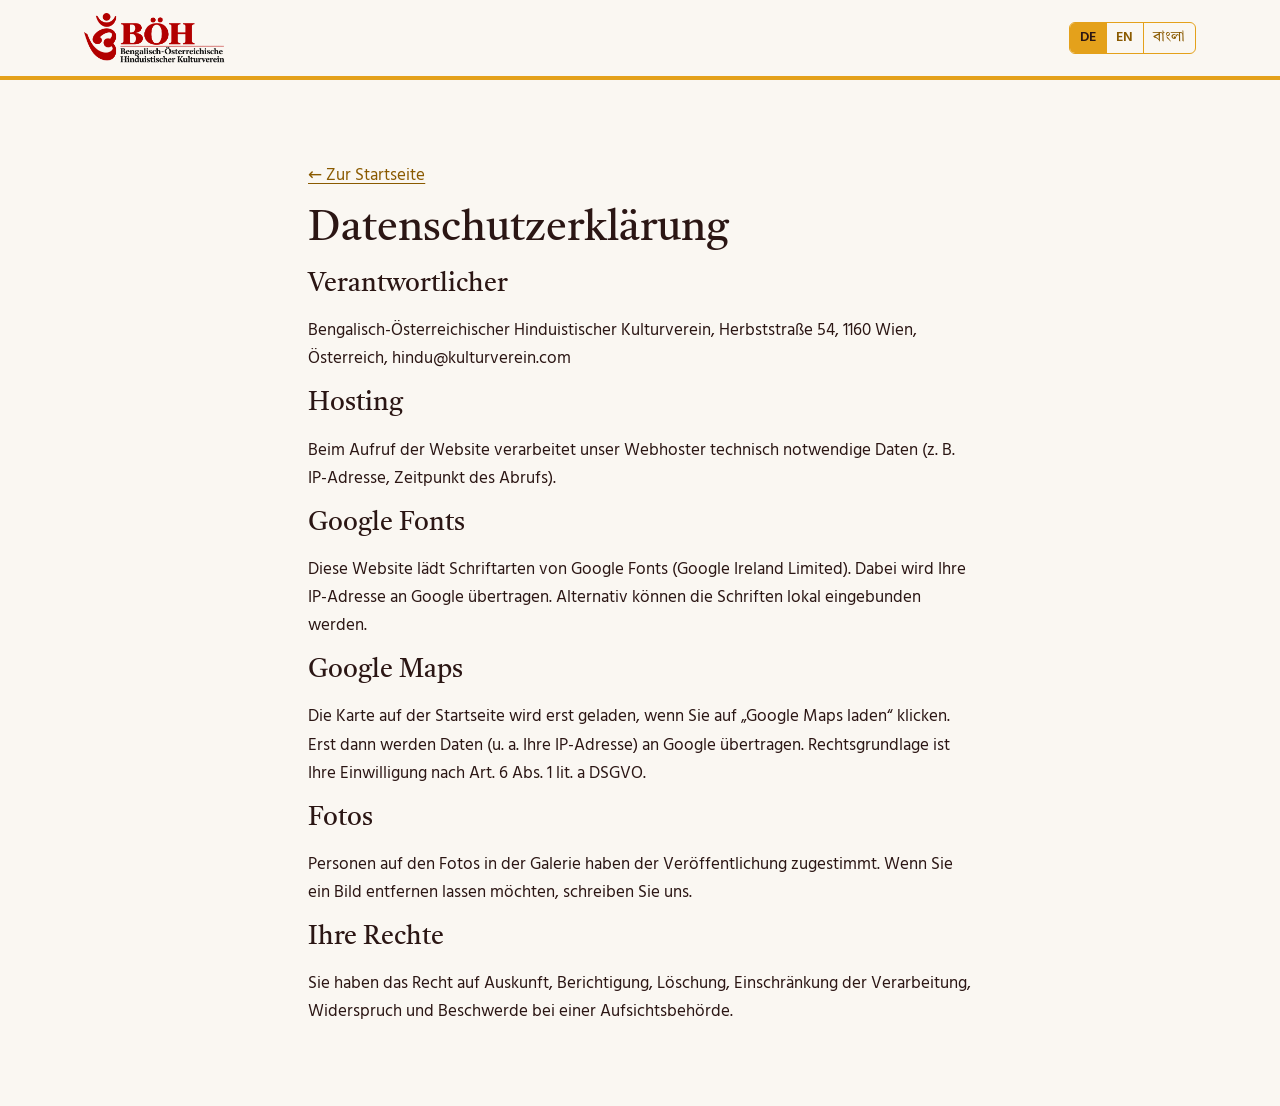
<file: datenschutz.html>
<!DOCTYPE html>
<html lang="de" data-i18n-title="ds.pagetitle">
<head>
  <meta charset="utf-8">
  <meta name="viewport" content="width=device-width, initial-scale=1">
  <meta name="author" content="Oishik Roy">
  <meta name="theme-color" content="#E4A11B">
  <title>Datenschutz · Bengalisch-Österreichischer Hinduistischer Kulturverein</title>
  <link rel="stylesheet" href="https://fonts.googleapis.com/css2?family=Tiro+Bangla&family=Hind+Siliguri:wght@400;600&display=swap">
  <link rel="stylesheet" href="https://fonts.googleapis.com/css2?family=Noto+Sans+Bengali:wght@400;500;600&display=swap">
  <link rel="stylesheet" href="css/style.css?v=22">
</head>
<body>
  <header class="site-header">
    <div class="wrap header-inner">
      <a class="brand" href="index.html">
        <picture>
          <source srcset="images/logo-dunkel.png" media="(prefers-color-scheme: dark)">
          <img class="brand-logo" src="images/logo.png" width="545" height="200"
               alt="BÖH – Bengalisch-Österreichischer Hinduistischer Kulturverein – zur Startseite">
        </picture>
      </a>
      <div class="lang" role="group" aria-label="Sprache / Language / ভাষা">
        <button type="button" data-lang="de" lang="de" aria-pressed="true">DE</button>
        <button type="button" data-lang="en" lang="en" aria-pressed="false">EN</button>
        <button type="button" data-lang="bn" lang="bn" aria-pressed="false">বাংলা</button>
      </div>
    </div>
  </header>
  <main class="section">
    <div class="wrap about-inner">
      <p><a href="index.html" data-i18n="sub.back">← Zur Startseite</a></p>
      <h1 class="section-title" data-i18n="ds.title">Datenschutzerklärung</h1>
      <p class="sub-hinweis" data-i18n="sub.hinweis"></p>

      <h2 data-i18n="ds.verantwortlich.h">Verantwortlicher</h2>
      <p data-i18n="ds.verantwortlich.p">Bengalisch-Österreichischer Hinduistischer Kulturverein, Herbststraße 54, 1160 Wien, Österreich, hindu@kulturverein.com</p>

      <h2 data-i18n="ds.hosting.h">Hosting</h2>
      <p data-i18n="ds.hosting.p">Beim Aufruf der Website verarbeitet unser Webhoster technisch notwendige Daten (z. B. IP-Adresse, Zeitpunkt des Abrufs).</p>

      <h2>Google Fonts</h2>
      <p data-i18n="ds.fonts.p">Diese Website lädt Schriftarten von Google Fonts (Google Ireland Limited). Dabei wird Ihre IP-Adresse an Google übertragen. Alternativ können die Schriften lokal eingebunden werden.</p>

      <h2>Google Maps</h2>
      <p data-i18n="ds.maps.p">Die Karte auf der Startseite wird erst geladen, wenn Sie auf „Google Maps laden“ klicken. Erst dann werden Daten (u. a. Ihre IP-Adresse) an Google übertragen. Rechtsgrundlage ist Ihre Einwilligung nach Art. 6 Abs. 1 lit. a DSGVO.</p>

      <h2 data-i18n="ds.fotos.h">Fotos</h2>
      <p data-i18n="ds.fotos.p">Personen auf den Fotos in der Galerie haben der Veröffentlichung zugestimmt. Wenn Sie ein Bild entfernen lassen möchten, schreiben Sie uns.</p>

      <h2 data-i18n="ds.rechte.h">Ihre Rechte</h2>
      <p data-i18n="ds.rechte.p">Sie haben das Recht auf Auskunft, Berichtigung, Löschung, Einschränkung der Verarbeitung, Widerspruch und Beschwerde bei einer Aufsichtsbehörde.</p>
    </div>
  </main>
  <script src="js/i18n.js?v=14"></script>
  <script>I18N.init();</script>
</body>
</html>
</file>
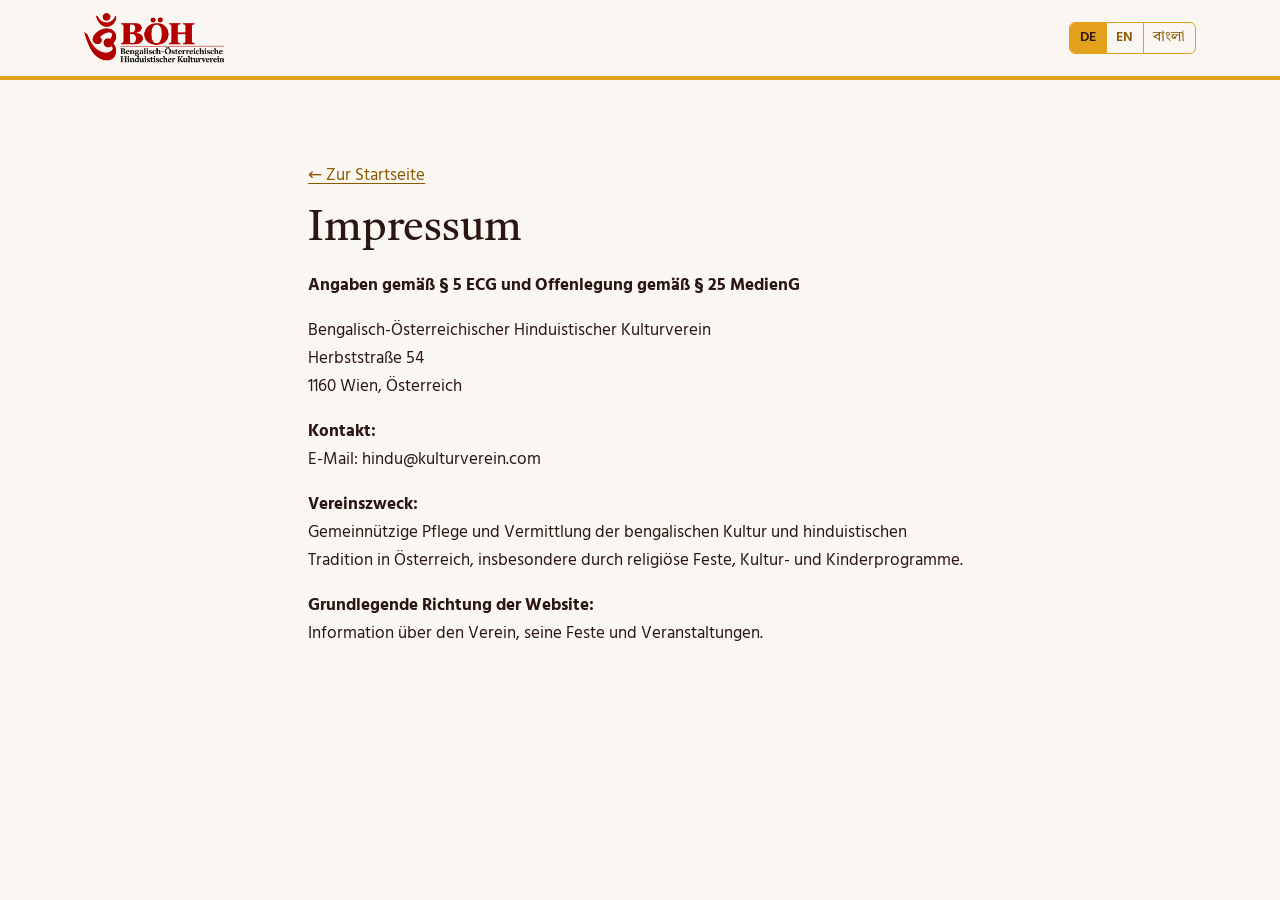
<file: impressum.html>
<!DOCTYPE html>
<html lang="de" data-i18n-title="imp.pagetitle">
<head>
  <meta charset="utf-8">
  <meta name="viewport" content="width=device-width, initial-scale=1">
  <meta name="author" content="Oishik Roy">
  <meta name="theme-color" content="#E4A11B">
  <title>Impressum · Bengalisch-Österreichischer Hinduistischer Kulturverein</title>
  <link rel="stylesheet" href="https://fonts.googleapis.com/css2?family=Tiro+Bangla&family=Hind+Siliguri:wght@400;600&display=swap">
  <link rel="stylesheet" href="https://fonts.googleapis.com/css2?family=Noto+Sans+Bengali:wght@400;500;600&display=swap">
  <link rel="stylesheet" href="css/style.css?v=22">
</head>
<body>
  <header class="site-header">
    <div class="wrap header-inner">
      <a class="brand" href="index.html">
        <picture>
          <source srcset="images/logo-dunkel.png" media="(prefers-color-scheme: dark)">
          <img class="brand-logo" src="images/logo.png" width="545" height="200"
               alt="BÖH – Bengalisch-Österreichischer Hinduistischer Kulturverein – zur Startseite">
        </picture>
      </a>
      <div class="lang" role="group" aria-label="Sprache / Language / ভাষা">
        <button type="button" data-lang="de" lang="de" aria-pressed="true">DE</button>
        <button type="button" data-lang="en" lang="en" aria-pressed="false">EN</button>
        <button type="button" data-lang="bn" lang="bn" aria-pressed="false">বাংলা</button>
      </div>
    </div>
  </header>
  <main class="section">
    <div class="wrap about-inner">
      <p><a href="index.html" data-i18n="sub.back">← Zur Startseite</a></p>
      <h1 class="section-title" data-i18n="imp.title">Impressum</h1>
      <p class="sub-hinweis" data-i18n="sub.hinweis"></p>
      <p><strong data-i18n="imp.angaben">Angaben gemäß § 5 ECG und Offenlegung gemäß § 25 MedienG</strong></p>
      <p data-i18n="imp.verein">Bengalisch-Österreichischer Hinduistischer Kulturverein<br>Herbststraße 54<br>1160 Wien, Österreich</p>
      <!-- TODO: ZVR-Zahl und vertretungsbefugtes Organ (Obmann/Obfrau) ergänzen, z. B.:
      <p><span data-i18n="imp.zvr">ZVR-Zahl:</span> 123456789<br><span data-i18n="imp.obmann">Vertreten durch:</span> Vorname Nachname (Obmann)</p>
      -->
      <p><strong data-i18n="imp.kontakt">Kontakt:</strong><br><span data-i18n="imp.email">E-Mail:</span> hindu@kulturverein.com</p>
      <p><strong data-i18n="imp.zweck.h">Vereinszweck:</strong><br><span data-i18n="imp.zweck.p">Gemeinnützige Pflege und Vermittlung der bengalischen Kultur und hinduistischen Tradition in Österreich, insbesondere durch religiöse Feste, Kultur- und Kinderprogramme.</span></p>
      <p><strong data-i18n="imp.richtung.h">Grundlegende Richtung der Website:</strong><br><span data-i18n="imp.richtung.p">Information über den Verein, seine Feste und Veranstaltungen.</span></p>
    </div>
  </main>
  <script src="js/i18n.js?v=14"></script>
  <script>I18N.init();</script>
</body>
</html>
</file>
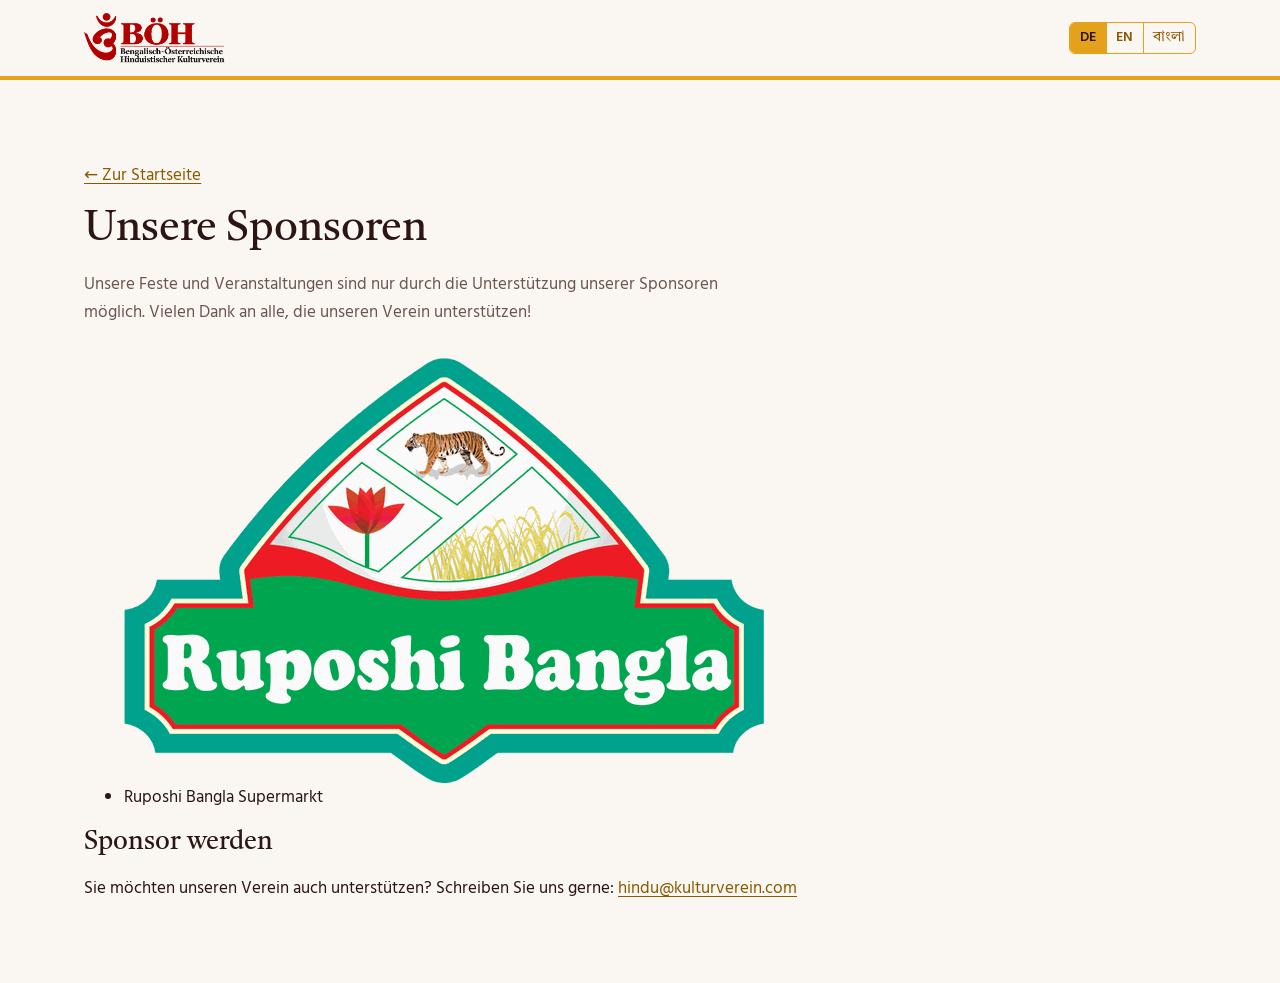
<file: sponsoren.html>
<!DOCTYPE html>
<html lang="de" data-i18n-title="sp.pagetitle">
<head>
  <meta charset="utf-8">
  <meta name="viewport" content="width=device-width, initial-scale=1">
  <meta name="author" content="Oishik Roy">
  <meta name="theme-color" content="#E4A11B">
  <title>Sponsoren · Bengalisch-Österreichischer Hinduistischer Kulturverein</title>
  <link rel="stylesheet" href="https://fonts.googleapis.com/css2?family=Tiro+Bangla&family=Hind+Siliguri:wght@400;600&display=swap">
  <link rel="stylesheet" href="css/style.css">
</head>
<body>
  <header class="site-header">
    <div class="wrap header-inner">
      <a class="brand" href="index.html">
        <picture>
          <source srcset="images/logo-dunkel.png" media="(prefers-color-scheme: dark)">
          <img class="brand-logo" src="images/logo.png" width="545" height="200"
               alt="BÖH – Bengalisch-Österreichischer Hinduistischer Kulturverein – zur Startseite">
        </picture>
      </a>
      <div class="lang" role="group" aria-label="Sprache / Language / ভাষা">
        <button type="button" data-lang="de" lang="de" aria-pressed="true">DE</button>
        <button type="button" data-lang="en" lang="en" aria-pressed="false">EN</button>
        <button type="button" data-lang="bn" lang="bn" aria-pressed="false">বাংলা</button>
      </div>
    </div>
  </header>
  <main class="section">
    <div class="wrap">
      <p><a href="index.html" data-i18n="sub.back">← Zur Startseite</a></p>
      <div class="sponsoren-mitte">
      <h1 class="section-title" data-i18n="sponsoren.title">Unsere Sponsoren</h1>
      <p class="section-intro" data-i18n="sp.intro">Unsere Feste und Veranstaltungen sind nur durch die Unterstützung unserer Sponsoren möglich. Vielen Dank an alle, die unseren Verein unterstützen!</p>
      <ul class="sponsors">
        <li class="sponsor">
          <img src="images/sponsor-ruposhi-bangla.png" width="640" height="425" alt="">
          <span class="sponsor-name" data-i18n="sponsor.ruposhi">Ruposhi Bangla Supermarkt</span>
        </li>
      </ul>
      <h2 class="sponsor-werden" data-i18n="sp.mitmachen.h">Sponsor werden</h2>
      <p><span data-i18n="sp.mitmachen.p">Sie möchten unseren Verein auch unterstützen? Schreiben Sie uns gerne:</span>
        <a href="mailto:hindu@kulturverein.com">hindu@kulturverein.com</a></p>
      </div>
    </div>
  </main>
  <script src="js/i18n.js"></script>
  <script>I18N.init();</script>
</body>
</html>
</file>
<file: css/style.css>
/* ------------------------------------------------------------
   Farben: weißer Sari-Stoff mit goldgelbem Rand und
   Ringelblumen-Girlanden. Hier zentral änderbar.
   --akzent: Flächen, Rahmen, Linien
   --akzent-text: Text in Akzentfarbe (im hellen Modus dunkler, damit lesbar)
   --akzent-ink: Schrift auf Akzent-Flächen
   ------------------------------------------------------------ */
:root {
  --ground: #FAF7F2;      /* Sari-Weiß */
  --surface: #FFFFFF;
  --ink: #2B1614;         /* dunkles Braun-Schwarz */
  --muted: #6E5550;
  --akzent: #E4A11B;      /* Goldgelb */
  --akzent-text: #8A5A00;
  --akzent-ink: #2B1614;
  --marigold: #E4A11B;    /* Ringelblume */
  --line: #E8DCD3;
  --shadow: 0 1px 2px rgb(43 22 20 / .06), 0 8px 24px rgb(43 22 20 / .08);

  --font-display: "Tiro Bangla", "Noto Serif Bengali", Georgia, serif;
  --font-body: "Hind Siliguri", "Noto Sans Bengali", system-ui, sans-serif;

  --radius: 6px;
  color-scheme: light;
}

@media (prefers-color-scheme: dark) {
  :root {
    --ground: #1A1011;
    --surface: #24181A;
    --ink: #F4EAE2;
    --muted: #BFA9A2;
    --akzent: #F0B63E;
    --akzent-text: #F0B63E;
    --akzent-ink: #1A1011;
    --marigold: #F0B63E;
    --line: #3A2A2B;
    --shadow: 0 1px 2px rgb(0 0 0 / .3), 0 8px 24px rgb(0 0 0 / .3);
    color-scheme: dark;
  }
}

/* ------------------------------------------------------------ */

*, *::before, *::after { box-sizing: border-box; }

html {
  scroll-behavior: smooth;
  scroll-padding-top: 5rem;
  -webkit-text-size-adjust: 100%;   /* iOS: Schrift im Querformat nicht aufblähen */
  text-size-adjust: 100%;
}
body { -webkit-tap-highlight-color: rgb(228 161 27 / .2); }
@media (prefers-reduced-motion: reduce) { html { scroll-behavior: auto; } }

body {
  margin: 0;
  background: var(--ground);
  color: var(--ink);
  font-family: var(--font-body);
  font-size: 1.0625rem;
  line-height: 1.65;
}

img { max-width: 100%; display: block; }

a { color: var(--akzent-text); text-underline-offset: 3px; }
a:focus-visible, button:focus-visible {
  outline: 3px solid var(--akzent-text);
  outline-offset: 2px;
}

h1, h2, h3 {
  font-family: var(--font-display);
  font-weight: 400;
  line-height: 1.15;
  text-wrap: balance;
  margin: 0;
}

.wrap {
  width: 100%;
  max-width: 72rem;
  margin-inline: auto;
  padding-inline: 1.25rem;
}

/* ---------- Laal-Paar-Bordüre ---------- */
.laal-paar {
  height: 22px;
  background:
    linear-gradient(var(--ground), var(--ground)) 0 4px / 100% 2px no-repeat,
    linear-gradient(var(--ground), var(--ground)) 0 16px / 100% 2px no-repeat,
    var(--akzent);
}

/* ---------- Header ---------- */
.site-header {
  position: sticky;
  top: 0;
  z-index: 20;
  background: var(--ground);
  border-bottom: 4px solid var(--akzent);
}
.header-inner {
  display: flex;
  align-items: center;
  justify-content: space-between;
  gap: 1rem;
  padding-block: .75rem;
}
.brand {
  display: flex;
  flex-direction: column;
  text-decoration: none;
  color: var(--ink);
  line-height: 1.2;
}
.brand-logo { height: 52px; width: auto; }

.nav { display: flex; gap: 1.5rem; margin-left: auto; }

/* ---------- Sprachumschalter ---------- */
.lang {
  display: flex;
  border: 1.5px solid var(--akzent);
  border-radius: var(--radius);
  overflow: hidden;
  flex-shrink: 0;
}
.lang button {
  font: inherit;
  font-size: .85rem;
  font-weight: 600;
  line-height: 1;
  padding: .45rem .6rem;
  background: transparent;
  color: var(--akzent-text);
  border: 0;
  cursor: pointer;
}
.lang button + button { border-left: 1.5px solid var(--akzent); }
.lang button[lang="bn"] { font-family: var(--font-display); font-weight: 400; font-size: .95rem; }
.lang button:hover { background: rgb(228 161 27 / .15); }
.lang button[aria-pressed="true"] { background: var(--akzent); color: var(--akzent-ink); }

/* Auf Bengalisch steht der Festname schon in der Überschrift */
html[lang="bn"] .event-bn { display: none; }
html[lang="bn"] body { line-height: 1.75; }
/* Bengalischer Fließtext in Noto Sans Bengali: In Hind Siliguri ist die ১
   kaum von der ৬ zu unterscheiden. */
html[lang="bn"] { --font-body: "Noto Sans Bengali", system-ui, sans-serif; }
.nav a {
  color: var(--ink);
  text-decoration: none;
  font-weight: 500;
  padding-block: .25rem;
  border-bottom: 2px solid transparent;
}
.nav a:hover { border-bottom-color: var(--marigold); }

.nav-toggle {
  display: none;
  font: inherit;
  font-weight: 600;
  background: none;
  border: 1.5px solid var(--ink);
  color: var(--ink);
  border-radius: var(--radius);
  padding: .35rem .8rem;
  cursor: pointer;
}

/* Bis Tablet-Breite: Menü hinter „Menü“-Button (auf EN/বাংলা sind die Menüpunkte länger) */
@media (max-width: 1000px) {
  .nav-toggle { display: block; }
  .lang { margin-left: auto; }
  .nav {
    display: none;
    position: absolute;
    top: 100%;
    left: 0;
    right: 0;
    flex-direction: column;
    gap: 0;
    background: var(--ground);
    border-bottom: 4px solid var(--akzent);
    padding: .5rem 1.25rem 1rem;
  }
  .nav.open { display: flex; }
  .nav a { padding-block: .85rem; border-bottom: 1px solid var(--line); font-size: 1.1rem; }
  .nav a:last-child { border-bottom: 0; }
}

@media (max-width: 600px) {
  .brand-logo { height: 42px; }
  .header-inner { gap: .6rem; }
}
@media (max-width: 380px) {
  .brand-logo { height: 32px; }
  .lang button { padding-inline: .45rem; }
}

/* ---------- Touch-Geräte: Finger-freundliche Flächen ---------- */
@media (pointer: coarse) {
  .lang button, .nav-toggle { min-height: 44px; }
  .lang button { min-width: 44px; }
  .btn { padding-block: .85rem; }
  .contact-line a { padding-block: .4rem; }
}

/* ---------- Buttons ---------- */
.btn {
  display: inline-block;
  font: inherit;
  font-weight: 600;
  text-decoration: none;
  padding: .7rem 1.4rem;
  border-radius: var(--radius);
  border: 2px solid var(--akzent);
  cursor: pointer;
  transition: background .15s, color .15s;
}
.btn-primary { background: var(--akzent); color: var(--akzent-ink); }
.btn-ghost { background: transparent; color: var(--akzent-text); }
@media (hover: hover) {
  .btn-primary:hover { background: transparent; color: var(--akzent-text); }
  .btn-ghost:hover { background: var(--akzent); color: var(--akzent-ink); }
}

/* ---------- Hero ---------- */
.hero {
  position: relative;
  padding-block: 4rem 3.5rem;
  overflow: hidden;
  /* Hintergrundbild, links abgedunkelt damit der Text lesbar bleibt.
     Im Hero immer helle Schrift, auch im hellen Modus. */
  --ink: #F7EEE6;
  --muted: #E3D2C8;
  --akzent: #F0B63E;
  --akzent-text: #F0B63E;
  --akzent-ink: #1A1011;
  color: var(--ink);
  background:
    linear-gradient(90deg, rgb(20 8 8 / .8) 0%, rgb(20 8 8 / .62) 35%, rgb(20 8 8 / .45) 85%),
    /* Kali-Pratima: Ausschnitt so gewählt, dass das Gesicht zwischen Schrift und Rad liegt */
    url("../images/hero-kali.jpg?v=7") center 40% / cover no-repeat,
    #2A0E0E;
}
@media (max-width: 760px) {
  .hero {
    background-image: linear-gradient(rgb(20 8 8 / .7), rgb(20 8 8 / .82)), url("../images/hero-kali.jpg?v=7");
    background-size: auto, cover;
    background-position: center, center 40%;
  }
}
.hero-inner {
  position: relative;   /* Inhalt vor den Shiuli-Blüten */
  display: grid;
  grid-template-columns: 1.3fr 1fr;
  align-items: center;
  gap: 2rem;
}
.greeting {
  font-family: var(--font-display);
  font-size: clamp(1.5rem, 3vw, 2rem);
  color: var(--akzent-text);
  margin: 0 0 .25rem;
}
.hero h1 { font-size: clamp(2.6rem, 7vw, 4.75rem); }
.hero-dates {
  margin: .75rem 0 0;
  font-weight: 600;
  color: var(--muted);
  letter-spacing: .02em;
}
.lead { max-width: 34rem; margin: 1.25rem 0 0; }
.hero-actions { display: flex; flex-wrap: wrap; gap: .75rem; margin-top: 1.75rem; }
.countdown {
  margin: 1.25rem 0 0;
  font-size: .95rem;
  color: var(--muted);
}
.countdown strong { color: var(--akzent-text); font-variant-numeric: tabular-nums; }

.hero-art { color: var(--marigold); justify-self: center; display: grid; width: min(100%, 360px); }
/* Rad und Durga-Gesicht liegen übereinander; nur das Rad dreht sich */
.hero-art > * { grid-area: 1 / 1; }
.hero-art > svg { width: 100%; height: auto; }
.alpana { opacity: .9; }
.hero-art > .durga-face {
  width: 36%; place-self: center;   /* füllt den inneren Kreis des Rads */
  filter: drop-shadow(0 2px 6px rgb(0 0 0 / .25));
}
@media (prefers-reduced-motion: no-preference) {
  .alpana { animation: turn 60s linear infinite; }
  .mond-oberflaeche { animation: turn 45s linear infinite; }
  .sternschnuppen span:nth-child(1) { animation: sternschnuppe 4s ease-in 1s infinite; }
  .sternschnuppen span:nth-child(2) { animation: sternschnuppe 5.5s ease-in 2.5s infinite; }
  .sternschnuppen span:nth-child(3) { animation: sternschnuppe 7s ease-in 4s infinite; }
  .sternschnuppen span:nth-child(4) { animation: sternschnuppe 6.3s ease-in 3.2s infinite; }
  .sternschnuppen span:nth-child(5) { animation: sternschnuppe 8.5s ease-in 5.5s infinite; }
  .sternschnuppen span:nth-child(6) { animation: sternschnuppe 4.7s ease-in 0.3s infinite; }
  .sternschnuppen span:nth-child(7) { animation: sternschnuppe 9.2s ease-in 6.8s infinite; }
  .sternschnuppen span:nth-child(8) { animation: sternschnuppe 7.7s ease-in 1.8s infinite; }
  .sternschnuppen span:nth-child(9) { animation: sternschnuppe 10.4s ease-in 7.5s infinite; }
  .sternschnuppen span:nth-child(10) { animation: sternschnuppe 5.9s ease-in 4.6s infinite; }
  @keyframes sternschnuppe {
    0%   { opacity: 0; transform: rotate(-32deg) translateX(0); }
    3%   { opacity: 1; }
    14%  { opacity: 0; transform: rotate(-32deg) translateX(-380px); }
    100% { opacity: 0; transform: rotate(-32deg) translateX(-380px); }
  }
  @keyframes turn { to { transform: rotate(360deg); } }
}

@media (max-width: 760px) {
  .hero { padding-block: 2.5rem; }
  .hero-inner { grid-template-columns: 1fr; }
  .hero-art { order: -1; }
  .hero-art { width: 180px; }
}

/* ---------- Sektionen ---------- */
.section { padding-block: 4rem; }
@media (max-width: 600px) { .section { padding-block: 2.75rem; } }
.section-title {
  font-size: clamp(1.9rem, 4vw, 2.6rem);
  margin-bottom: 1rem;
}
.section-intro { max-width: 40rem; color: var(--muted); margin: 0 0 2rem; }

.about-inner { max-width: 44rem; }
/* Hinweis „Deutsche Fassung ist verbindlich“ – nur in EN/BN gefüllt */
.sub-hinweis { font-size: .9rem; font-style: italic; color: var(--muted); }
.sub-hinweis:empty { display: none; }
.about-grid {
  display: grid;
  grid-template-columns: 1fr 1fr;
  gap: 3rem;
  align-items: center;
}
.about-photo { margin: 0 12px 12px 0; }
.about-photo img {
  width: 100%;
  height: auto;
  border-radius: var(--radius);
  box-shadow: 12px 12px 0 var(--akzent);   /* goldener Versatz-Rahmen */
}
@media (max-width: 760px) {
  .about-grid { grid-template-columns: 1fr; gap: 2rem; }
}
.about p { margin: 0 0 1rem; }

/* ---------- Feste ---------- */
.events {
  display: grid;
  grid-template-columns: repeat(2, 1fr);
  gap: 1.25rem;
}
/* Feste: dunkler Nachthimmel mit Shiva rechts, gedimmt.
   Wie im Hero immer helle Schrift; Karten halbtransparent. */
.feste {
  --ink: #F4EAE2;
  --muted: #C8B9C6;
  --surface: rgb(18 12 28 / .6);
  --line: rgb(255 255 255 / .12);
  --akzent: #F0B63E;
  --akzent-text: #F0B63E;
  --akzent-ink: #1A1011;
  --shadow: 0 8px 24px rgb(0 0 0 / .35);
  color: var(--ink);
  position: relative;
  isolation: isolate;
  background: #0B0A17;
}
/* Shiva-Bild als eigene Ebene: so hoch wie der Abschnitt, rechtsbündig,
   nach links weich ausgeblendet (keine harte Bildkante) */
.feste::before,
.feste::after {
  content: "";
  position: absolute;
  z-index: -1;
  pointer-events: none;
}
.feste::before {
  top: 0;
  bottom: 0;
  right: 0;
  aspect-ratio: 736 / 1309;
  background: url("../images/feste-shiva.jpg") center / cover no-repeat;
  -webkit-mask-image: linear-gradient(to right, transparent 0%, #000 55%);
  mask-image: linear-gradient(to right, transparent 0%, #000 55%);
}
/* Abdunkelung darüber: links stärker (Text), rechts schwächer (Shiva).
   Oben und unten zusätzlich ein weicher Übergang zwischen Seitenfarbe und
   Nachthimmel (viele Stufen mit sanft abnehmender Deckkraft, damit keine
   Streifen entstehen) */
.feste {
  --daemmerung-stufen:
    var(--ground) 0%,
    color-mix(in srgb, var(--ground) 90%, transparent) 12%,
    color-mix(in srgb, var(--ground) 72%, transparent) 28%,
    color-mix(in srgb, var(--ground) 50%, transparent) 45%,
    color-mix(in srgb, var(--ground) 28%, transparent) 62%,
    color-mix(in srgb, var(--ground) 12%, transparent) 80%,
    transparent 100%;
  --daemmerung-oben: linear-gradient(to bottom, var(--daemmerung-stufen)) top / 100% 280px no-repeat;
  --daemmerung-unten: linear-gradient(to top, var(--daemmerung-stufen)) bottom / 100% 280px no-repeat;
  padding-block: calc(4rem + 150px);   /* Platz für die Übergänge über und unter dem Inhalt */
}
@media (max-width: 600px) { .feste { padding-block: calc(2.75rem + 120px); } }
.feste::after {
  inset: 0;
  background:
    var(--daemmerung-oben),
    var(--daemmerung-unten),
    linear-gradient(90deg, rgb(8 7 18 / .92) 0%, rgb(8 7 18 / .7) 45%, rgb(8 7 18 / .3) 100%);
}
.feste .wrap { position: relative; }
.mond {
  position: absolute;
  top: -.5rem;
  right: 1.25rem;
  width: clamp(64px, 9vw, 120px);
  height: auto;
  filter: drop-shadow(0 0 22px rgb(255 240 205 / .35));
  pointer-events: none;
}
.mond-oberflaeche { transform-origin: 50px 50px; }

/* Sternschnuppen: fliegen von rechts oben nach links unten, Kopf vorn, Schweif hinten.
   Unterschiedliche Takte, damit es zufällig wirkt. Ohne Animation unsichtbar. */
.sternschnuppen {
  position: absolute;
  top: -2rem;
  right: 0;
  width: min(70%, 620px);
  height: 300px;
  overflow: hidden;
  pointer-events: none;
}
.sternschnuppen span {
  position: absolute;
  width: 120px;
  height: 2px;
  border-radius: 2px;
  background: linear-gradient(90deg, #FFF8E6, rgb(255 248 230 / 0));
  opacity: 0;
  transform: rotate(-32deg);
  transform-origin: left center;
}
.sternschnuppen span::before {   /* leuchtender Kopf */
  content: "";
  position: absolute;
  left: -2px;
  top: -2px;
  width: 6px;
  height: 6px;
  border-radius: 50%;
  background: #FFFDF5;
  box-shadow: 0 0 8px 2px rgb(255 245 215 / .8);
}
.sternschnuppen span:nth-child(1) { top: 30px;  right: 4%; }
.sternschnuppen span:nth-child(2) { top: 110px; right: 30%; width: 90px; }
.sternschnuppen span:nth-child(3) { top: 10px;  right: 48%; width: 150px; }
.sternschnuppen span:nth-child(4) { top: 70px;  right: 62%; width: 100px; }
.sternschnuppen span:nth-child(5) { top: 160px; right: 12%; width: 80px; }
.sternschnuppen span:nth-child(6) { top: 50px;  right: 20%; width: 130px; }
.sternschnuppen span:nth-child(7) { top: 130px; right: 75%; width: 70px; }
.sternschnuppen span:nth-child(8) { top: 90px;  right: 40%; width: 110px; }
.sternschnuppen span:nth-child(9) { top: 20px;  right: 85%; width: 90px; }
.sternschnuppen span:nth-child(10) { top: 190px; right: 52%; width: 120px; }
@media (max-width: 480px) {
  .mond { width: 52px; top: 0; }
  .feste .section-title { padding-right: 64px; }   /* Platz für den Mond */
}

@media (max-width: 760px) {
  /* Handy: Bild füllt den Abschnitt, gleichmäßig abgedunkelt */
  .feste::before { left: 0; aspect-ratio: auto; -webkit-mask-image: none; mask-image: none; }
  .feste::after {
    background:
      var(--daemmerung-oben),
      var(--daemmerung-unten),
      rgb(8 7 18 / .82);
  }
}

/* ---------- Sanftes Einblenden beim Scrollen (Klasse setzt main.js) ---------- */
.reveal { transition: opacity .8s ease, transform .8s ease; }
.reveal:not(.sichtbar) { opacity: 0; transform: translateY(28px); }
.mond.reveal { transition-duration: 1.8s; }
.btn.reveal { transition: opacity .8s ease, transform .8s ease, background .15s, color .15s; }
.mond.reveal:not(.sichtbar) { transform: translateY(60px); }   /* Mondaufgang */

.event {
  display: grid;
  grid-template-columns: 5.5rem 1fr;
  gap: 1.25rem;
  padding: 1.5rem;
  background: var(--surface);
  border: 1px solid var(--line);
  border-radius: var(--radius);
}
.event-featured {
  grid-column: 1 / -1;
  border: 2px solid var(--akzent);
  box-shadow: var(--shadow);
}

/* Shiuli-Blüten: fallen über den ganzen Hero, hinter dem Inhalt, pendeln und drehen sich.
   Unterschiedliche Takte, damit es zufällig wirkt. Ohne Animation unsichtbar. */
.shiuli {
  position: absolute;
  inset: 0;
  z-index: 0;
  pointer-events: none;
  /* Hinter dem Text (linke Spalte) nur zart, damit nichts die Schrift stört */
  -webkit-mask-image: linear-gradient(90deg, rgb(0 0 0 / .18) 0%, rgb(0 0 0 / .18) 52%, #000 64%);
          mask-image: linear-gradient(90deg, rgb(0 0 0 / .18) 0%, rgb(0 0 0 / .18) 52%, #000 64%);
}
.hero-inner { z-index: 1; }
@media (max-width: 760px) {
  /* Handy: Text geht über die ganze Breite, Blüten überall zart */
  .shiuli { -webkit-mask-image: none; mask-image: none; opacity: .3; }
}
.shiuli span {
  position: absolute;
  top: -28px;
  width: 20px;
  height: 20px;
  opacity: 0;
  background: url("data:image/svg+xml,%3Csvg xmlns='http://www.w3.org/2000/svg' viewBox='-12 -12 24 24'%3E%3Cg fill='%23FFFDF7'%3E%3Cellipse cy='-5.5' rx='3' ry='5.5'/%3E%3Cellipse cy='-5.5' rx='3' ry='5.5' transform='rotate(72)'/%3E%3Cellipse cy='-5.5' rx='3' ry='5.5' transform='rotate(144)'/%3E%3Cellipse cy='-5.5' rx='3' ry='5.5' transform='rotate(216)'/%3E%3Cellipse cy='-5.5' rx='3' ry='5.5' transform='rotate(288)'/%3E%3C/g%3E%3Ccircle r='2.6' fill='%23F07A1A'/%3E%3C/svg%3E") center / contain no-repeat;
  filter: drop-shadow(0 1px 2px rgb(0 0 0 / .35));
}
.shiuli span:nth-child(1)  { left: 4%; }
.shiuli span:nth-child(2)  { left: 12%; width: 16px; height: 16px; }
.shiuli span:nth-child(3)  { left: 20%; width: 22px; height: 22px; }
.shiuli span:nth-child(4)  { left: 28%; width: 15px; height: 15px; }
.shiuli span:nth-child(5)  { left: 36%; width: 18px; height: 18px; }
.shiuli span:nth-child(6)  { left: 44%; width: 21px; height: 21px; }
.shiuli span:nth-child(7)  { left: 52%; width: 16px; height: 16px; }
.shiuli span:nth-child(8)  { left: 60%; width: 19px; height: 19px; }
.shiuli span:nth-child(9)  { left: 68%; width: 17px; height: 17px; }
.shiuli span:nth-child(10) { left: 76%; width: 22px; height: 22px; }
.shiuli span:nth-child(11) { left: 84%; width: 15px; height: 15px; }
.shiuli span:nth-child(12) { left: 93%; width: 20px; height: 20px; }
@media (prefers-reduced-motion: no-preference) {
  .shiuli span:nth-child(1)  { animation: shiuli 11s linear 2s infinite; }
  .shiuli span:nth-child(2)  { animation: shiuli 13s linear 7s infinite; }
  .shiuli span:nth-child(3)  { animation: shiuli 10s linear .5s infinite; }
  .shiuli span:nth-child(4)  { animation: shiuli 12s linear 5s infinite; }
  .shiuli span:nth-child(5)  { animation: shiuli 9s linear 3s infinite; }
  .shiuli span:nth-child(6)  { animation: shiuli 11s linear 8.5s infinite; }
  .shiuli span:nth-child(7)  { animation: shiuli 13s linear 1s infinite; }
  .shiuli span:nth-child(8)  { animation: shiuli 10s linear 6s infinite; }
  .shiuli span:nth-child(9)  { animation: shiuli 12s linear 9.5s infinite; }
  .shiuli span:nth-child(10) { animation: shiuli 10s linear 4s infinite; }
  .shiuli span:nth-child(11) { animation: shiuli 14s linear 2.5s infinite; }
  .shiuli span:nth-child(12) { animation: shiuli 11s linear 7.5s infinite; }
  @keyframes shiuli {
    0%   { opacity: 0; transform: translate(0, 0) rotate(0deg); }
    8%   { opacity: .95; }
    25%  { transform: translate(-22px, 160px) rotate(90deg); }
    50%  { transform: translate(16px, 320px) rotate(200deg); }
    75%  { transform: translate(-14px, 480px) rotate(290deg); }
    88%  { opacity: .9; }
    100% { opacity: 0; transform: translate(10px, 640px) rotate(380deg); }
  }
}
.event-date {
  display: flex;
  flex-direction: column;
  align-items: center;
  justify-content: center;
  align-self: start;
  aspect-ratio: 1;
  border: 2px solid var(--marigold);
  border-radius: 50%;
  text-align: center;
  line-height: 1.1;
}
.event-date .day {
  font-family: var(--font-display);
  font-size: 1.2rem;
  color: var(--akzent-text);
  font-variant-numeric: tabular-nums;
}
.event-date .month { font-size: .72rem; text-transform: uppercase; letter-spacing: .08em; color: var(--muted); }
.event-bn { font-family: var(--font-display); color: var(--akzent-text); margin: 0; }
.event h3 { font-size: 1.6rem; margin: .1rem 0 .5rem; }
.event p { margin: 0; }
.event .event-info { margin-top: .6rem; }   /* Uhrzeit und Ort */
.event-info a { white-space: nowrap; }      /* Adresse nicht umbrechen */
.event.past { opacity: .55; }

.schedule {
  list-style: none;
  margin: 1.25rem 0 0;
  padding: 0;
  display: grid;
  gap: .4rem;
}
.schedule li {
  display: grid;
  grid-template-columns: 5.5rem 1fr;
  gap: .75rem;
  padding-bottom: .4rem;
  border-bottom: 1px dashed var(--line);
}
.schedule span { font-weight: 600; font-variant-numeric: tabular-nums; }

@media (max-width: 760px) {
  .events { grid-template-columns: 1fr; }
  .event { grid-template-columns: 1fr; gap: .75rem; }
  .event-date { width: 5rem; }
  .schedule li { grid-template-columns: 1fr; gap: 0; }
}

/* ---------- Galerie ---------- */
.gallery {
  display: grid;
  grid-template-columns: repeat(3, 1fr);
  gap: 1rem;
}
.gallery figure { margin: 0; }
.gallery-item {
  display: block;
  width: 100%;
  padding: 0;
  border: 0;
  background: none;
  cursor: zoom-in;
  border-radius: var(--radius);
  overflow: hidden;
}
.gallery-item img {
  width: 100%;
  height: auto;
  aspect-ratio: 4 / 3;
  object-fit: cover;
  transition: transform .3s;
}
@media (hover: hover) {
  .gallery-item:hover img { transform: scale(1.04); }
}
.gallery figcaption { font-size: .9rem; color: var(--muted); margin-top: .4rem; }

@media (max-width: 900px) { .gallery { grid-template-columns: repeat(2, 1fr); } }
@media (max-width: 480px) { .gallery { grid-template-columns: 1fr; } }

/* ---------- Lightbox ---------- */
.lightbox {
  position: fixed;
  inset: 0;
  z-index: 50;
  display: flex;
  align-items: center;
  justify-content: center;
  gap: 1rem;
  padding: 1rem;
  background: rgb(20 10 10 / .92);
}
.lightbox[hidden] { display: none; }
.lightbox figure { margin: 0; max-width: min(1100px, 100%); }
.lightbox img {
  max-height: 80vh;
  max-height: 80dvh;   /* Handy: berücksichtigt ein-/ausfahrende Browserleiste */
  margin-inline: auto;
  border-radius: var(--radius);
  touch-action: pan-y;
  user-select: none;
}
.lightbox figcaption { color: #F4EAE2; text-align: center; margin-top: .75rem; }
.lb-close, .lb-nav {
  background: none;
  border: 0;
  color: #F4EAE2;
  font-size: 2.5rem;
  line-height: 1;
  cursor: pointer;
  padding: .25rem .75rem;
}
.lb-close { position: absolute; top: 1rem; right: 1rem; }
@media (max-width: 600px) {
  .lb-nav { position: absolute; bottom: 1rem; }
  .lb-prev { left: 1rem; }
  .lb-next { right: 1rem; }
}

/* ---------- Tempel & Karte ---------- */
.temple { background: var(--surface); border-block: 1px solid var(--line); }
.temple-inner {
  display: grid;
  grid-template-columns: 1fr 1.4fr;
  gap: 2.5rem;
  align-items: start;
}
.address-card {
  font-style: normal;
  display: grid;
  grid-template-columns: auto 1fr;
  column-gap: 1rem;
  padding: 1.5rem 1.5rem 1.4rem;
  margin: .5rem 0 1.75rem;
  background: var(--ground);
  border: 1px solid var(--line);
  border-left: 6px solid var(--akzent);
  border-radius: var(--radius);
  box-shadow: var(--shadow);
}
.address-card > * { grid-column: 2; }
.address-card svg {
  grid-column: 1;
  grid-row: 1 / span 4;
  width: 2.25rem;
  height: 2.25rem;
  margin-top: .15rem;
  color: var(--akzent-text);
}
.addr-label {
  font-size: .75rem;
  text-transform: uppercase;
  letter-spacing: .1em;
  color: var(--muted);
  font-weight: 600;
}
.addr-street {
  font-family: var(--font-display);
  font-size: clamp(1.7rem, 3.2vw, 2.1rem);
  line-height: 1.15;
  margin-top: .15rem;
}
.addr-city { font-size: 1.2rem; }
.addr-name { font-size: .9rem; color: var(--muted); margin-top: .6rem; }

.map {
  aspect-ratio: 4 / 3;
  max-width: 100%;
  border: 2px solid var(--akzent);
  border-radius: var(--radius);
  overflow: hidden;
  background:
    repeating-linear-gradient(45deg, transparent 0 14px, rgb(228 161 27 / .1) 14px 15px),
    var(--ground);
}
.map iframe { width: 100%; height: 100%; border: 0; display: block; }
.map-consent {
  height: 100%;
  display: flex;
  flex-direction: column;
  align-items: center;
  justify-content: center;
  text-align: center;
  padding: 1.5rem;
  gap: .25rem;
}
.map-consent p { margin: 0 0 .5rem; max-width: 26rem; font-size: .95rem; }

@media (max-width: 760px) {
  .temple-inner { grid-template-columns: 1fr; }
  .map { aspect-ratio: 1; }
}

/* ---------- Kontakt ---------- */
.contact { max-width: 44rem; }
.contact-line {
  display: flex;
  flex-wrap: wrap;
  gap: .25rem 1rem;
  align-items: baseline;
  margin: .5rem 0;
}
.contact-line span {
  min-width: 5rem;
  font-size: .75rem;
  text-transform: uppercase;
  letter-spacing: .1em;
  color: var(--muted);
  font-weight: 600;
}
.contact-line a { font-size: 1.15rem; }
.contact-tech { margin-top: 1.5rem; }
.contact-tech a { overflow-wrap: anywhere; }

/* ---------- Footer ---------- */
.site-footer {
  background: var(--akzent);
  color: var(--akzent-ink);
  padding-block: 1.25rem;
  border-top: 6px double var(--akzent-text);
}
.footer-inner {
  display: flex;
  flex-wrap: wrap;
  justify-content: space-between;
  align-items: center;
  gap: .5rem 2rem;
}
.footer-inner p { margin: 0; }
.footer-bn { font-family: var(--font-display); font-size: 1.3rem; }
.site-footer a { color: inherit; }
.footer-inner .footer-credit {
  flex-basis: 100%;
  margin-top: .25rem;
  padding-top: .6rem;
  border-top: 1px solid color-mix(in srgb, currentColor 35%, transparent);
  text-align: center;
  font-size: .9rem;
  font-weight: 600;
  letter-spacing: .03em;
}
.footer-credit a { text-decoration-thickness: 2px; text-underline-offset: 3px; }

/* ---------- Durga Puja 2026 Rewind (Karussell) ----------
   Dunkel wie der Hero, immer helle Schrift. Alle Bilder gleich hoch, die Breite
   ergibt sich aus dem Format (hoch oder quer); Wischen oder Pfeile blättern. */
.rewind {
  --ink: #F7EEE6;
  --muted: #E3D2C8;
  --akzent-text: #F0B63E;
  --akzent-ink: #1A1011;
  color: var(--ink);
  background: #1F0B0C;
  overflow: hidden;
}
.rw-track {
  list-style: none;
  margin: 0 -1.25rem;
  padding: 0 1.25rem;
  display: flex;
  gap: 1rem;
  overflow-x: auto;
  scroll-snap-type: x mandatory;
  scroll-padding-inline: 1.25rem;
  scroll-behavior: smooth;
  scrollbar-width: none;
  overscroll-behavior-x: contain;
}
.rw-track::-webkit-scrollbar { display: none; }
@media (prefers-reduced-motion: reduce) { .rw-track { scroll-behavior: auto; } }
.rw-slide {
  flex: 0 0 auto;
  position: relative;
  scroll-snap-align: start;
  border-radius: 14px;
  overflow: hidden;
  background: #2A0E0E;
}
.rw-slide img {
  width: auto;
  height: min(34rem, 70vh);
  max-width: 84vw;   /* Handy: Querformat wird seitlich beschnitten, nächstes Bild schaut heraus */
  object-fit: cover;
}
/* Untertitel unten im Bild auf weichem Verlauf */
.rw-cap {
  position: absolute;
  inset: auto 0 0 0;
  margin: 0;
  padding: 3rem 1.25rem 1rem;
  background: linear-gradient(transparent, rgb(20 8 8 / .88));
  font-size: 1.05rem;
  line-height: 1.4;
}
/* Fotografen-Angabe oben rechts im Bild */
.rw-foto {
  position: absolute;
  top: .75rem;
  right: .75rem;
  margin: 0;
  padding: .2rem .65rem;
  font-size: .8rem;
  color: #F7EEE6;
  background: rgb(20 8 8 / .6);
  border-radius: 999px;
}
.rw-cap strong {
  display: block;
  font-family: var(--font-display);
  font-weight: 400;
  font-size: 1.5rem;
  color: var(--akzent-text);
}
.rw-controls {
  display: flex;
  align-items: center;
  gap: 1rem;
  margin-top: 1.25rem;
}
.rw-btn {
  width: 44px;
  height: 44px;
  flex-shrink: 0;
  font: inherit;
  font-size: 1.6rem;
  line-height: 1;
  border-radius: 50%;
  border: 2px solid var(--akzent-text);
  background: transparent;
  color: var(--akzent-text);
  cursor: pointer;
}
@media (hover: hover) { .rw-btn:hover { background: var(--akzent-text); color: var(--akzent-ink); } }
.rw-btn:disabled { opacity: .35; cursor: default; pointer-events: none; }
.rw-dots { display: flex; gap: .4rem; flex-wrap: wrap; }
.rw-dots button {
  width: 28px;
  height: 6px;
  padding: 0;
  border: 0;
  border-radius: 3px;
  background: rgb(255 255 255 / .25);
  cursor: pointer;
  transition: background .2s, width .2s;
}
.rw-dots button[aria-current="true"] { background: var(--akzent-text); width: 44px; }
.rw-count { margin-left: auto; font-size: .9rem; color: var(--muted); font-variant-numeric: tabular-nums; }
@media (max-width: 600px) {
  .rw-track { gap: .75rem; }
  .rw-slide img { height: min(30rem, 62vh); }
  .rw-cap strong { font-size: 1.3rem; }
  .rw-dots button { width: 18px; }
  .rw-dots button[aria-current="true"] { width: 30px; }
}
</file>
